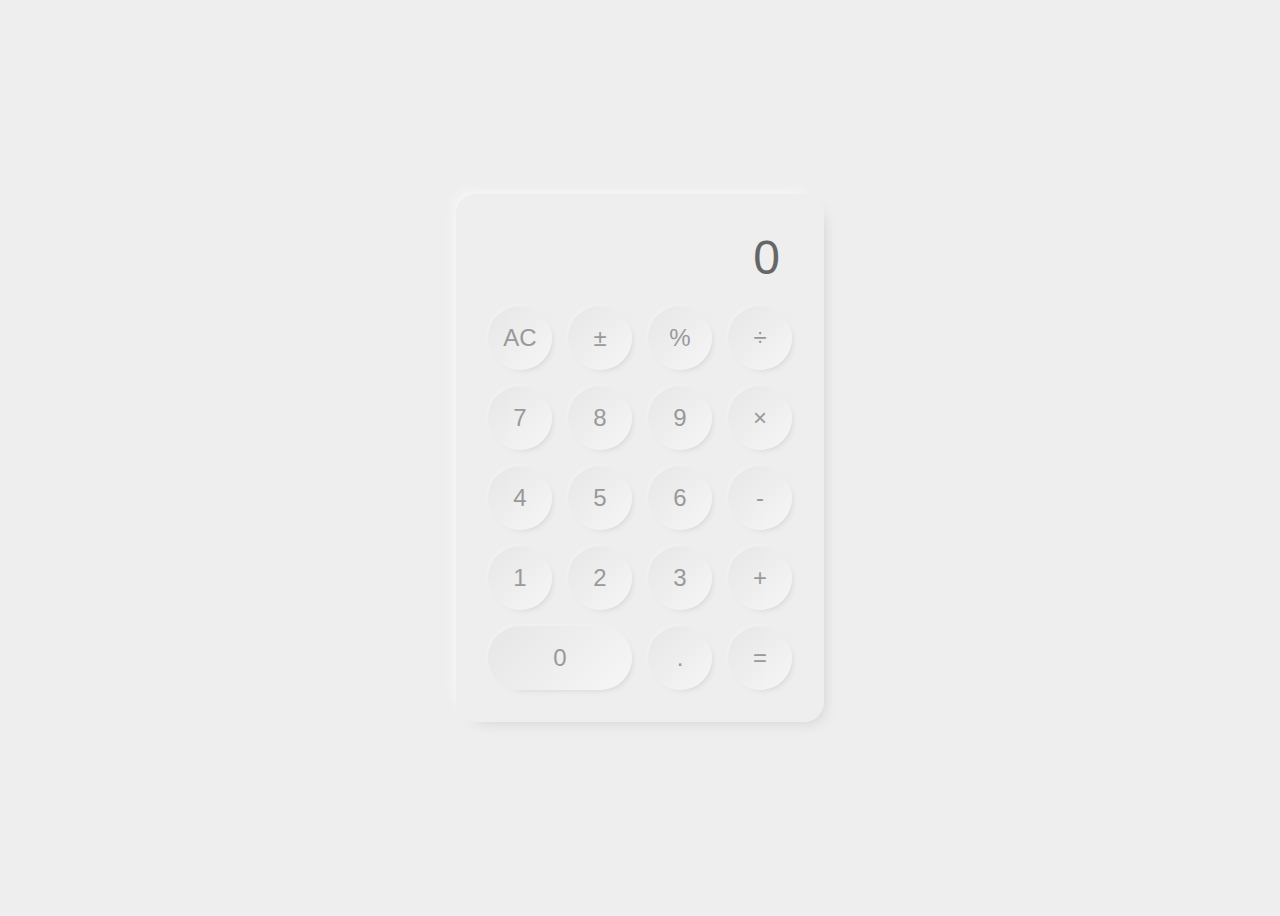
<file: index.html>
<!DOCTYPE html>
<html lang="en">
<head>
    <meta charset="UTF-8">
    <meta name="viewport" content="width=device-width, initial-scale=1.0">
    <title>雅的计算器</title>
    <link rel="stylesheet" href="style.css">
    <script src="vue.js"></script>
</head>
<body>
    <div id="app">
        <div class="calculator">
            <div class="result" style="grid-area: result">
                {{ equation }}
            </div>

            <button style="grid-area: ac" @click="clear">AC</button>
            <button style="grid-area: plus-minus" @click="calculateToggle">±</button>
            <button style="grid-area: percent" @click="calculatePercentage">%</button>
            <button style="grid-area: add" @click="append('+')">+</button>
            <button style="grid-area: subtract" @click="append('-')">-</button>
            <button style="grid-area: multiply" @click="append('×')">×</button>
            <button style="grid-area: divide" @click="append('÷')">÷</button>
            <button style="grid-area: equal" @click="calculate">=</button>

            <button style="grid-area: number-1" @click="append(1)">1</button>
            <button style="grid-area: number-2" @click="append(2)">2</button>
            <button style="grid-area: number-3" @click="append(3)">3</button>
            <button style="grid-area: number-4" @click="append(4)">4</button>
            <button style="grid-area: number-5" @click="append(5)">5</button>
            <button style="grid-area: number-6" @click="append(6)">6</button>
            <button style="grid-area: number-7" @click="append(7)">7</button>
            <button style="grid-area: number-8" @click="append(8)">8</button>
            <button style="grid-area: number-9" @click="append(9)">9</button>
            <button style="grid-area: number-0" @click="append(0)">0</button>
            <button style="grid-area: dot" @Click="append('.')">.</button>
        </div>
    </div>
    

    <script>
        new Vue({
            el: '#app',
            data: {
                equation: '0',
                isDecimalAdded: false,
                isOperatorAdded: false,
                isStarted: false,
                isEnd: false
            },
            methods: {
                // Check if the charachter is + - * / 
                isOperator(character) {
                    return ['+', '-', '×', '÷'].indexOf(character) > -1
                },
                // When pressed Operators or Numbers
                append(character) {
                    // Start
                    if (this.equation === '0' && !this.isOperator(character) && !this.isEnd) {
                       if (character === '.') {
                           this.equation += '' + character
                           this.isDecimalAdded = true
                       } else {
                            this.equation = '' + character
                       }

                       this.isStarted = true
                       return
                    }

                    // If Number
                    if (!this.isOperator(character)) {
                        if (this.isEnd) {
                            this.clear()
                            this.equation = ''
                            this.isEnd = false
                            this.isStarted = true
                        }
                        if (character === '.' && this.isDecimalAdded) {
                            return
                        }
                        if (character === '.') {
                            this.isDecimalAdded = true
                            
                        } 
                        this.equation += '' + character
                    }

                    // Added Operator
                    if (this.isOperator(character) && !this.isOperatorAdded) {
                        this.equation += '' + character
                        this.isEnd = false
                        this.isOperatorAdded = true
                        this.isDecimalAdded = false
                    }
                },
                // When pressed '='
                calculate() {
                    let result = this.equation.replace(new RegExp('×', 'g'),
                    '*').replace(new RegExp('÷', 'g'), '/')

                    this.equation = parseFloat(eval(result).toFixed(9)).toString()
                    this.isDecimalAdded = false
                    this.isOperatorAdded = false
                    this.isEnd = true
                },
                // When pressed '+/-'
                calculateToggle() {
                    if (this.isOperatorAdded || !this.isStarted) {
                        return
                    }

                    this.equation = this.equation + '* -1'
                    this.calculate()
                    this.isEnd = false
                },
                //When pressed '%'
                calculatePercentage() {
                    if (this.isOperatorAdded) {
                        return
                    }
                    this.equation = this.equation + '* 0.01'
                    this.calculate()
                    this.isEnd = false
                },
                // When pressed 'AC'
                clear() {
                    this.equation = '0',
                    this.isDecimalAdded = false,
                    this.isOperatorAdded = false,
                    this.isStarted = false
                }

            }
        })
    </script>
</body>
</html>
</file>
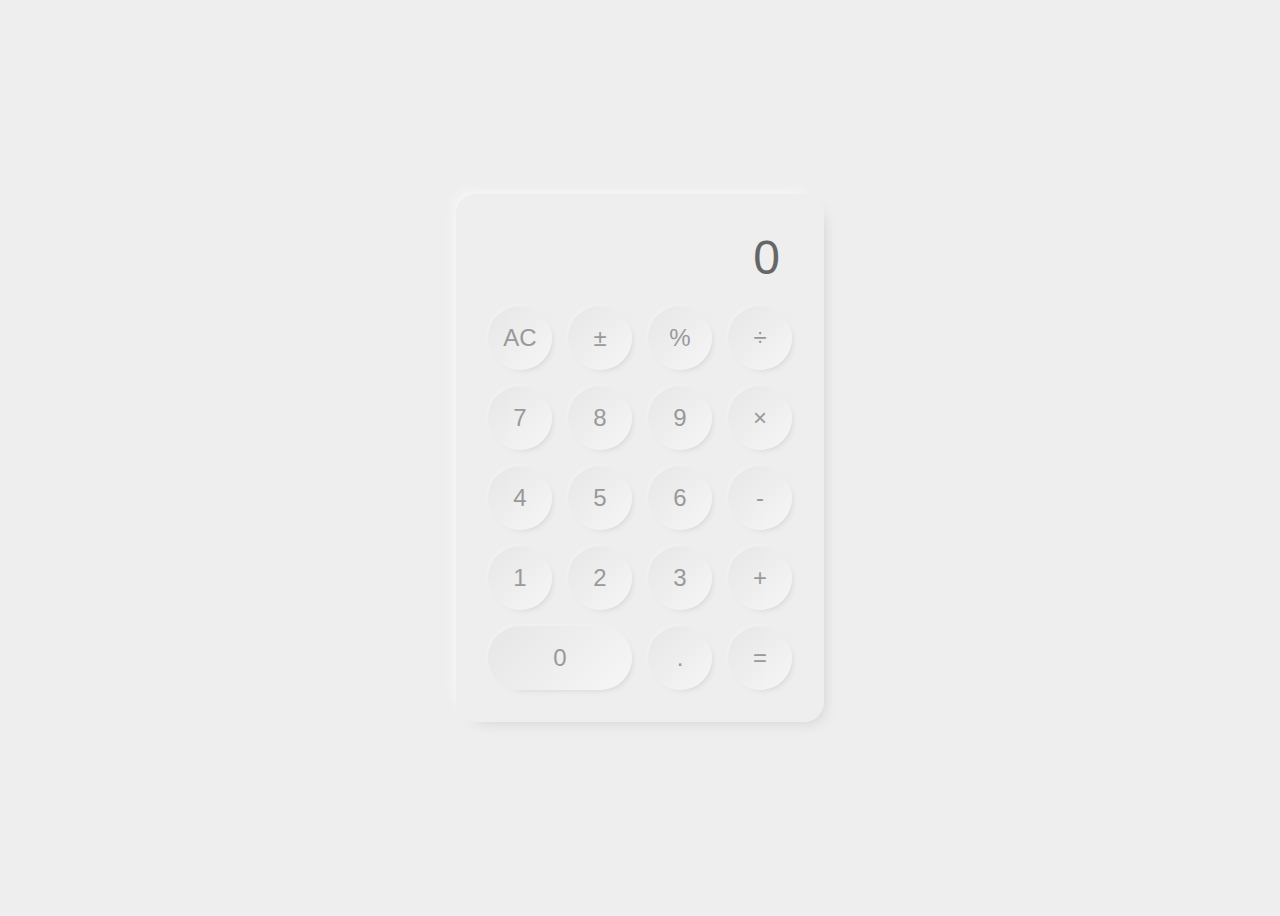
<file: HTML.html>
<!DOCTYPE html>
<html lang="en">
<head>
    <meta charset="UTF-8">
    <meta name="viewport" content="width=device-width, initial-scale=1.0">
    <title>Document</title>
    <link rel="stylesheet" href="style.css">
    <script src="vue.js"></script>
</head>
<body>
    <div id="app">
        <div class="calculator">
            <div class="result" style="grid-area: result">
                {{ equation }}
            </div>

            <button style="grid-area: ac" @click="clear">AC</button>
            <button style="grid-area: plus-minus" @click="calculateToggle">±</button>
            <button style="grid-area: percent" @click="calculatePercentage">%</button>
            <button style="grid-area: add" @click="append('+')">+</button>
            <button style="grid-area: subtract" @click="append('-')">-</button>
            <button style="grid-area: multiply" @click="append('×')">×</button>
            <button style="grid-area: divide" @click="append('÷')">÷</button>
            <button style="grid-area: equal" @click="calculate">=</button>

            <button style="grid-area: number-1" @click="append(1)">1</button>
            <button style="grid-area: number-2" @click="append(2)">2</button>
            <button style="grid-area: number-3" @click="append(3)">3</button>
            <button style="grid-area: number-4" @click="append(4)">4</button>
            <button style="grid-area: number-5" @click="append(5)">5</button>
            <button style="grid-area: number-6" @click="append(6)">6</button>
            <button style="grid-area: number-7" @click="append(7)">7</button>
            <button style="grid-area: number-8" @click="append(8)">8</button>
            <button style="grid-area: number-9" @click="append(9)">9</button>
            <button style="grid-area: number-0" @click="append(0)">0</button>
            <button style="grid-area: dot" @Click="append('.')">.</button>
        </div>
    </div>
    

    <script>
        new Vue({
            el: '#app',
            data: {
                equation: '0',
                isDecimalAdded: false,
                isOperatorAdded: false,
                isStarted: false,
                isEnd: false
            },
            methods: {
                // Check if the charachter is + - * / 
                isOperator(character) {
                    return ['+', '-', '×', '÷'].indexOf(character) > -1
                },
                // When pressed Operators or Numbers
                append(character) {
                    // Start
                    if (this.equation === '0' && !this.isOperator(character) && !this.isEnd) {
                       if (character === '.') {
                           this.equation += '' + character
                           this.isDecimalAdded = true
                       } else {
                            this.equation = '' + character
                       }

                       this.isStarted = true
                       return
                    }

                    // If Number
                    if (!this.isOperator(character)) {
                        if (this.isEnd) {
                            this.clear()
                            this.equation = ''
                            this.isEnd = false
                            this.isStarted = true
                        }
                        if (character === '.' && this.isDecimalAdded) {
                            return
                        }
                        if (character === '.') {
                            this.isDecimalAdded = true
                            
                        } 
                        this.equation += '' + character
                    }

                    // Added Operator
                    if (this.isOperator(character) && !this.isOperatorAdded) {
                        this.equation += '' + character
                        this.isEnd = false
                        this.isOperatorAdded = true
                        this.isDecimalAdded = false
                    }
                },
                // When pressed '='
                calculate() {
                    let result = this.equation.replace(new RegExp('×', 'g'),
                    '*').replace(new RegExp('÷', 'g'), '/')

                    this.equation = parseFloat(eval(result).toFixed(9)).toString()
                    this.isDecimalAdded = false
                    this.isOperatorAdded = false
                    this.isEnd = true
                },
                // When pressed '+/-'
                calculateToggle() {
                    if (this.isOperatorAdded || !this.isStarted) {
                        return
                    }

                    this.equation = this.equation + '* -1'
                    this.calculate()
                    this.isEnd = false
                },
                //When pressed '%'
                calculatePercentage() {
                    if (this.isOperatorAdded) {
                        return
                    }
                    this.equation = this.equation + '* 0.01'
                    this.calculate()
                    this.isEnd = false
                },
                // When pressed 'AC'
                clear() {
                    this.equation = '0',
                    this.isDecimalAdded = false,
                    this.isOperatorAdded = false,
                    this.isStarted = false
                }

            }
        })
    </script>
</body>
</html>
</file>
<file: style.css>
body {
    display: flex;
    justify-content: center;
    align-items: center;
    min-height: 100vh;
    background-color: #eee;

}

.calculator {
    /* css变量 */
    --button-width: 80px; 
    --button-height: 80px;

    display: grid;
    grid-template-areas: "result result result result"
      "ac plus-minus percent divide"
      "number-7 number-8 number-9 multiply"
      "number-4 number-5 number-6 subtract"
      "number-1 number-2 number-3 add"
      "number-0 number-0 dot equal";
    grid-template-columns: repeat(4, var(--button-width));
    grid-template-rows: repeat(6, var(--button-height));

    box-shadow: -8px -8px 16px -10px rgba(255, 255, 255, 1), 8px
      8px 16px -10px rgba(0, 0, 0, .15);
    padding: 24px;
    border-radius: 20px;
}

.calculator button {
    margin: 8px;
    padding: 0;
    border: 0;
    display: block;
    outline: none;
    border-radius: calc(var(--button-height) / 2);
    font-size: 24px;
    font-family: Helvetica;
    font-weight: normal;
    color: #999;
    background: linear-gradient(135deg, rgba(230, 230, 230, 1) 0%,
    rgba(246, 246, 246, 1) 100%);
    box-shadow: -4px -4px 10px -8px rgba(255, 255, 255, 1), 
    4px 4px 10px -8px rgba(0, 0, 0, .3);
}

.calculator button:active {
    box-shadow: -4px -4px 10px -8px rgba(255, 255, 255, 1) inset, 
    4px 4px 10px -8px rgba(0, 0, 0, .3) inset;
}

.result {
    text-align: right;
    line-height: var(--button-height);
    font-size: 48px;
    font-family: Helvetica;
    padding: 0 20px;
    color: #666;
}
</file>
